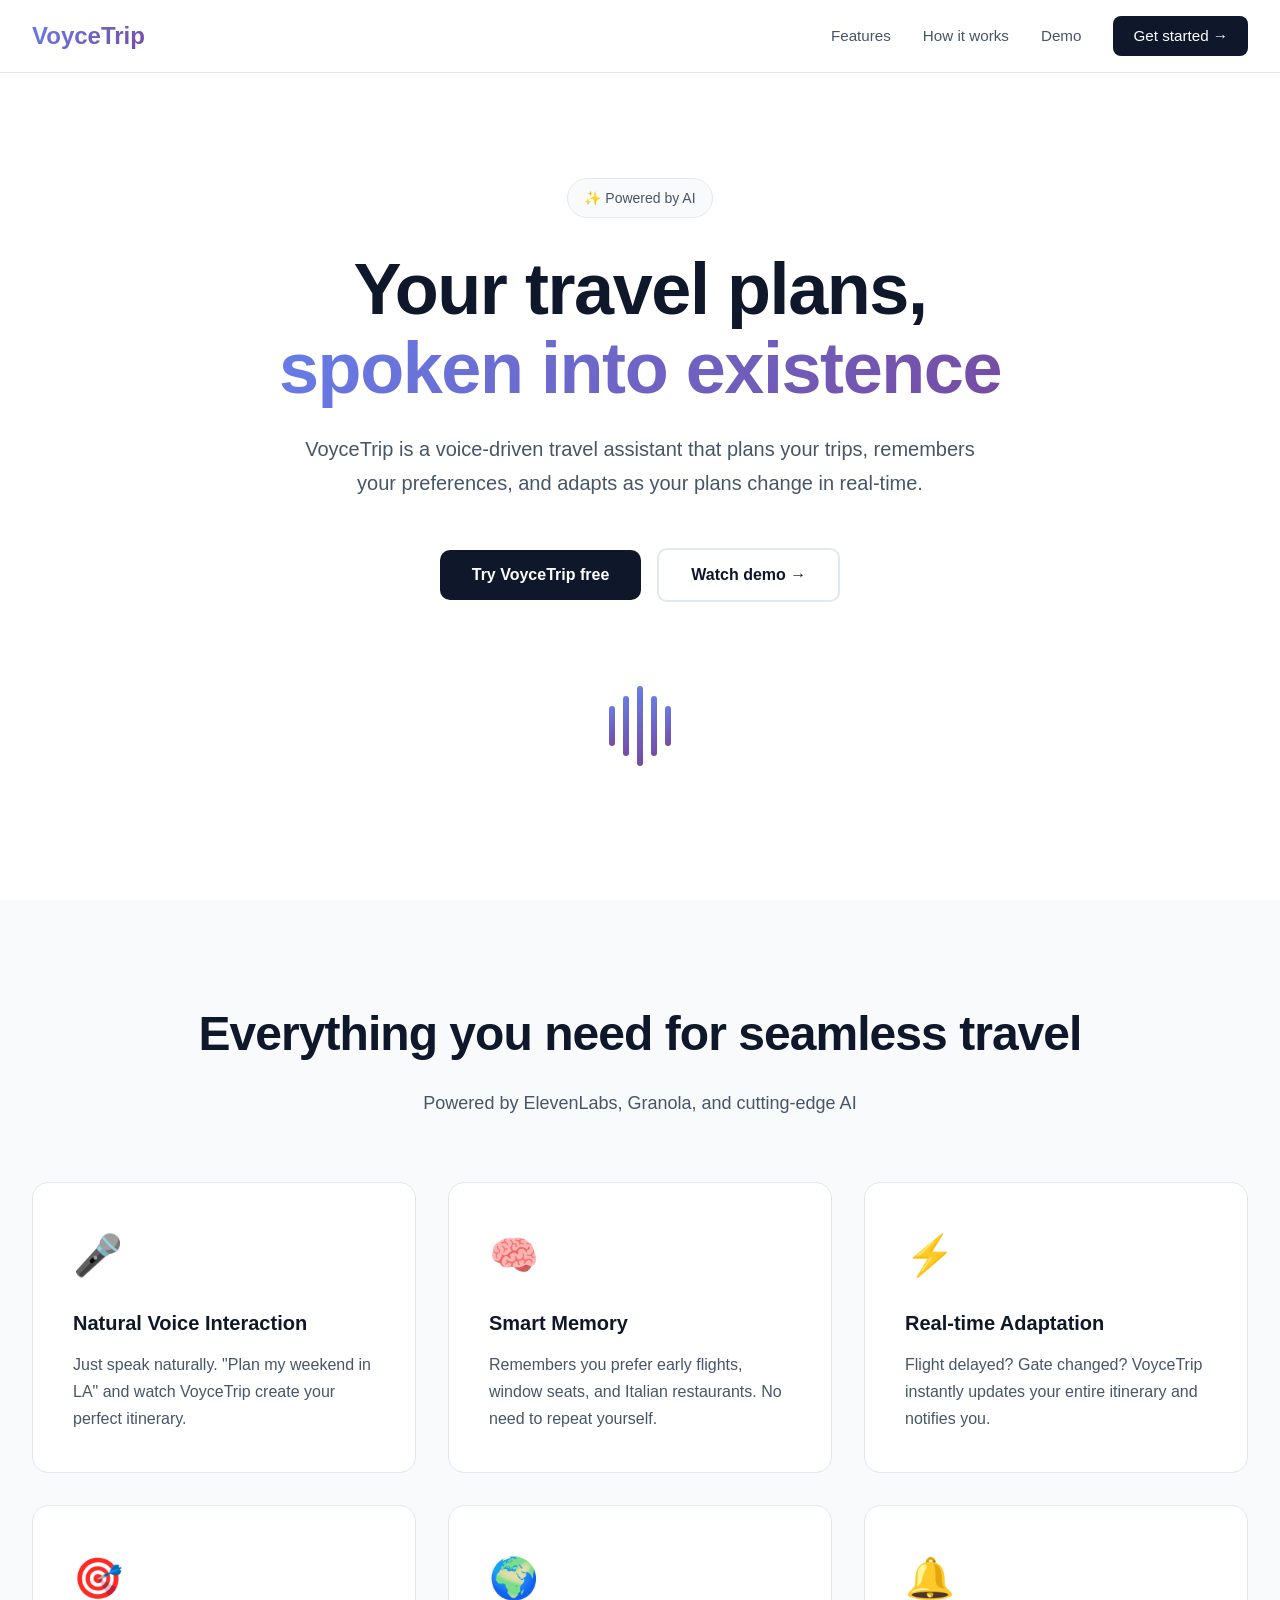
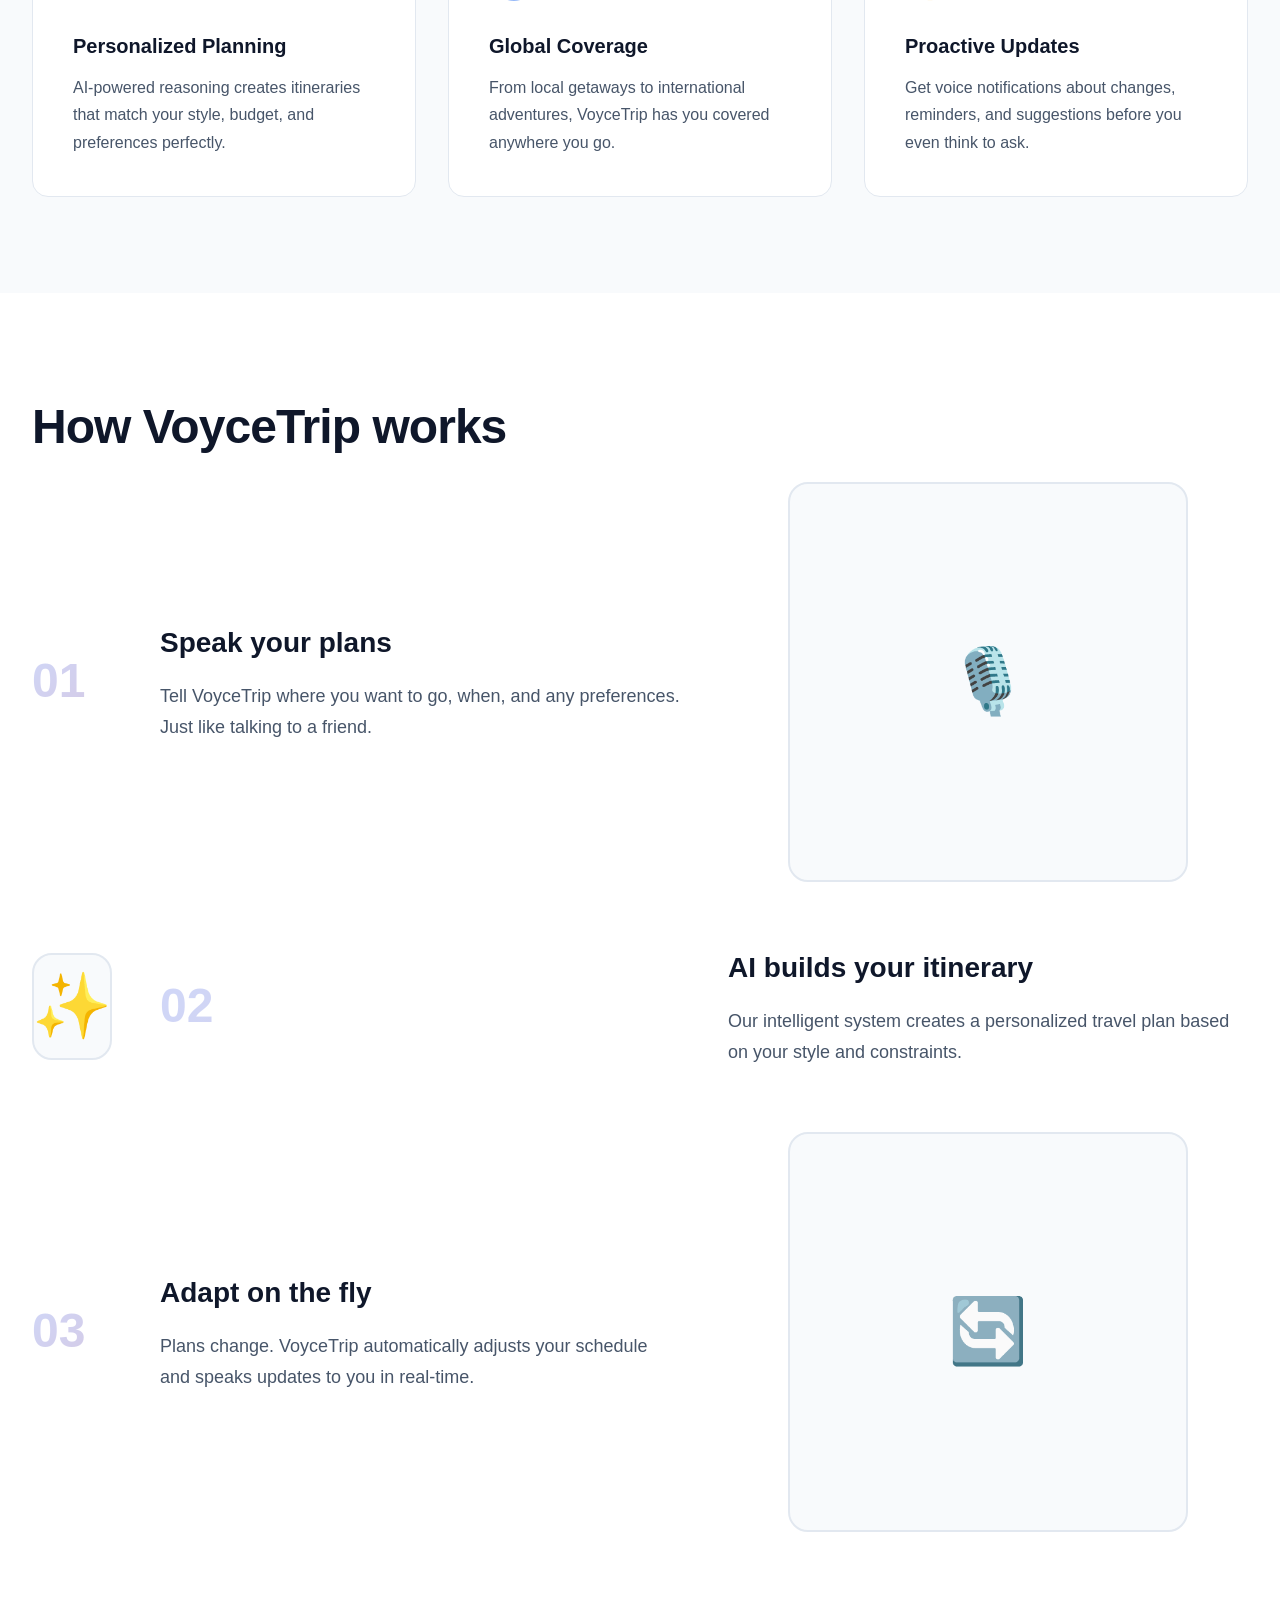
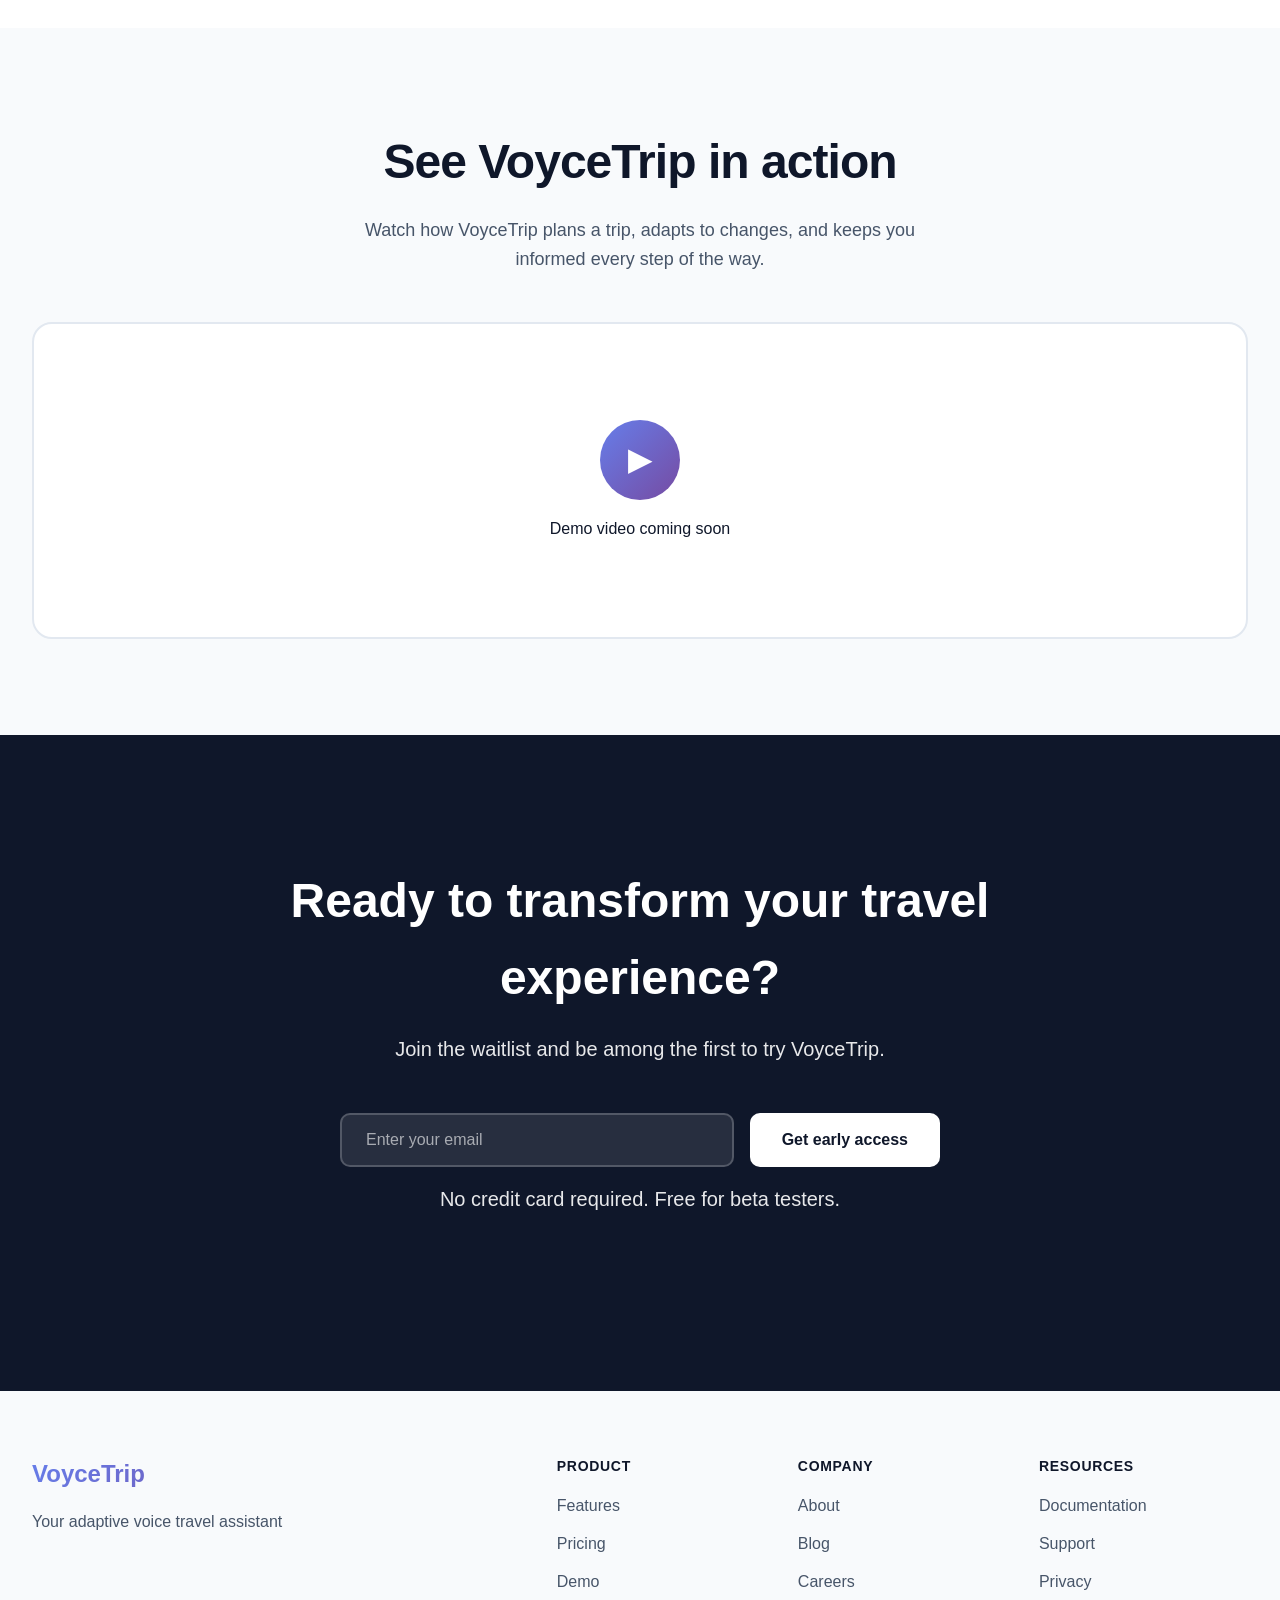
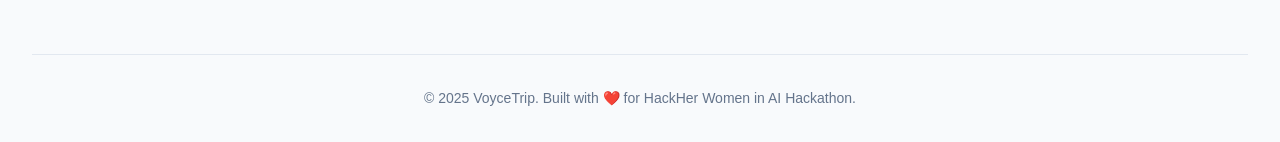
<file: docs/index.html>
<!DOCTYPE html>
<html lang="en">
<head>
    <meta charset="UTF-8">
    <meta name="viewport" content="width=device-width, initial-scale=1.0">
    <title>VoyceTrip - Your Adaptive Voice Travel Assistant</title>
    <link rel="stylesheet" href="styles.css">
</head>
<body>
    <!-- Navigation -->
    <nav class="navbar">
        <div class="nav-container">
            <div class="nav-logo">VoyceTrip</div>
            <div class="nav-links">
                <a href="#features">Features</a>
                <a href="#how-it-works">How it works</a>
                <a href="demo.html">Demo</a>
                <a href="#get-started" class="nav-cta">Get started →</a>
            </div>
        </div>
    </nav>

    <!-- Hero Section -->
    <section class="hero">
        <div class="hero-container">
            <div class="hero-badge fade-in">✨ Powered by AI</div>
            <h1 class="hero-title fade-in">
                Your travel plans,<br/>
                <span class="gradient-text">spoken into existence</span>
            </h1>
            <p class="hero-description fade-in">
                VoyceTrip is a voice-driven travel assistant that plans your trips,
                remembers your preferences, and adapts as your plans change in real-time.
            </p>
            <div class="hero-cta fade-in">
                <button class="btn-primary">Try VoyceTrip free</button>
                <button class="btn-secondary">Watch demo →</button>
            </div>
        </div>
        <div class="hero-visual fade-in">
            <div class="voice-wave">
                <div class="wave-bar"></div>
                <div class="wave-bar"></div>
                <div class="wave-bar"></div>
                <div class="wave-bar"></div>
                <div class="wave-bar"></div>
            </div>
        </div>
    </section>

    <!-- Features Grid -->
    <section id="features" class="features">
        <div class="section-container">
            <div class="section-header">
                <h2 class="section-title scroll-reveal">Everything you need for seamless travel</h2>
                <p class="section-description scroll-reveal">Powered by ElevenLabs, Granola, and cutting-edge AI</p>
            </div>

            <div class="features-grid">
                <div class="feature-card scroll-reveal">
                    <div class="feature-icon">🎤</div>
                    <h3>Natural Voice Interaction</h3>
                    <p>Just speak naturally. "Plan my weekend in LA" and watch VoyceTrip create your perfect itinerary.</p>
                </div>

                <div class="feature-card scroll-reveal">
                    <div class="feature-icon">🧠</div>
                    <h3>Smart Memory</h3>
                    <p>Remembers you prefer early flights, window seats, and Italian restaurants. No need to repeat yourself.</p>
                </div>

                <div class="feature-card scroll-reveal">
                    <div class="feature-icon">⚡</div>
                    <h3>Real-time Adaptation</h3>
                    <p>Flight delayed? Gate changed? VoyceTrip instantly updates your entire itinerary and notifies you.</p>
                </div>

                <div class="feature-card scroll-reveal">
                    <div class="feature-icon">🎯</div>
                    <h3>Personalized Planning</h3>
                    <p>AI-powered reasoning creates itineraries that match your style, budget, and preferences perfectly.</p>
                </div>

                <div class="feature-card scroll-reveal">
                    <div class="feature-icon">🌍</div>
                    <h3>Global Coverage</h3>
                    <p>From local getaways to international adventures, VoyceTrip has you covered anywhere you go.</p>
                </div>

                <div class="feature-card scroll-reveal">
                    <div class="feature-icon">🔔</div>
                    <h3>Proactive Updates</h3>
                    <p>Get voice notifications about changes, reminders, and suggestions before you even think to ask.</p>
                </div>
            </div>
        </div>
    </section>

    <!-- How it Works -->
    <section id="how-it-works" class="how-it-works">
        <div class="section-container">
            <h2 class="section-title scroll-reveal">How VoyceTrip works</h2>

            <div class="steps">
                <div class="step scroll-reveal">
                    <div class="step-number">01</div>
                    <div class="step-content">
                        <h3>Speak your plans</h3>
                        <p>Tell VoyceTrip where you want to go, when, and any preferences. Just like talking to a friend.</p>
                    </div>
                    <div class="step-visual">
                        <div class="visual-placeholder">
                            <div class="mic-icon">🎙️</div>
                        </div>
                    </div>
                </div>

                <div class="step scroll-reveal">
                    <div class="step-number">02</div>
                    <div class="step-content">
                        <h3>AI builds your itinerary</h3>
                        <p>Our intelligent system creates a personalized travel plan based on your style and constraints.</p>
                    </div>
                    <div class="step-visual">
                        <div class="visual-placeholder">
                            <div class="ai-icon">✨</div>
                        </div>
                    </div>
                </div>

                <div class="step scroll-reveal">
                    <div class="step-number">03</div>
                    <div class="step-content">
                        <h3>Adapt on the fly</h3>
                        <p>Plans change. VoyceTrip automatically adjusts your schedule and speaks updates to you in real-time.</p>
                    </div>
                    <div class="step-visual">
                        <div class="visual-placeholder">
                            <div class="adapt-icon">🔄</div>
                        </div>
                    </div>
                </div>
            </div>
        </div>
    </section>

    <!-- Demo Section -->
    <section id="demo" class="demo-section">
        <div class="section-container">
            <div class="demo-content scroll-reveal">
                <h2 class="section-title">See VoyceTrip in action</h2>
                <p class="section-description">
                    Watch how VoyceTrip plans a trip, adapts to changes, and keeps you informed every step of the way.
                </p>
                <div class="demo-placeholder">
                    <div class="play-button">▶</div>
                    <p>Demo video coming soon</p>
                </div>
            </div>
        </div>
    </section>

    <!-- CTA Section -->
    <section id="get-started" class="cta-section">
        <div class="cta-container scroll-reveal">
            <h2>Ready to transform your travel experience?</h2>
            <p>Join the waitlist and be among the first to try VoyceTrip.</p>
            <div class="cta-form">
                <input type="email" placeholder="Enter your email" class="email-input">
                <button class="btn-primary">Get early access</button>
            </div>
            <p class="cta-note">No credit card required. Free for beta testers.</p>
        </div>
    </section>

    <!-- Footer -->
    <footer class="footer">
        <div class="footer-container">
            <div class="footer-brand">
                <div class="footer-logo">VoyceTrip</div>
                <p>Your adaptive voice travel assistant</p>
            </div>
            <div class="footer-links">
                <div class="footer-column">
                    <h4>Product</h4>
                    <a href="#">Features</a>
                    <a href="#">Pricing</a>
                    <a href="#">Demo</a>
                </div>
                <div class="footer-column">
                    <h4>Company</h4>
                    <a href="#">About</a>
                    <a href="#">Blog</a>
                    <a href="#">Careers</a>
                </div>
                <div class="footer-column">
                    <h4>Resources</h4>
                    <a href="#">Documentation</a>
                    <a href="#">Support</a>
                    <a href="#">Privacy</a>
                </div>
            </div>
        </div>
        <div class="footer-bottom">
            <p>&copy; 2025 VoyceTrip. Built with ❤️ for HackHer Women in AI Hackathon.</p>
        </div>
    </footer>

    <script src="script.js"></script>
</body>
</html>
</file>
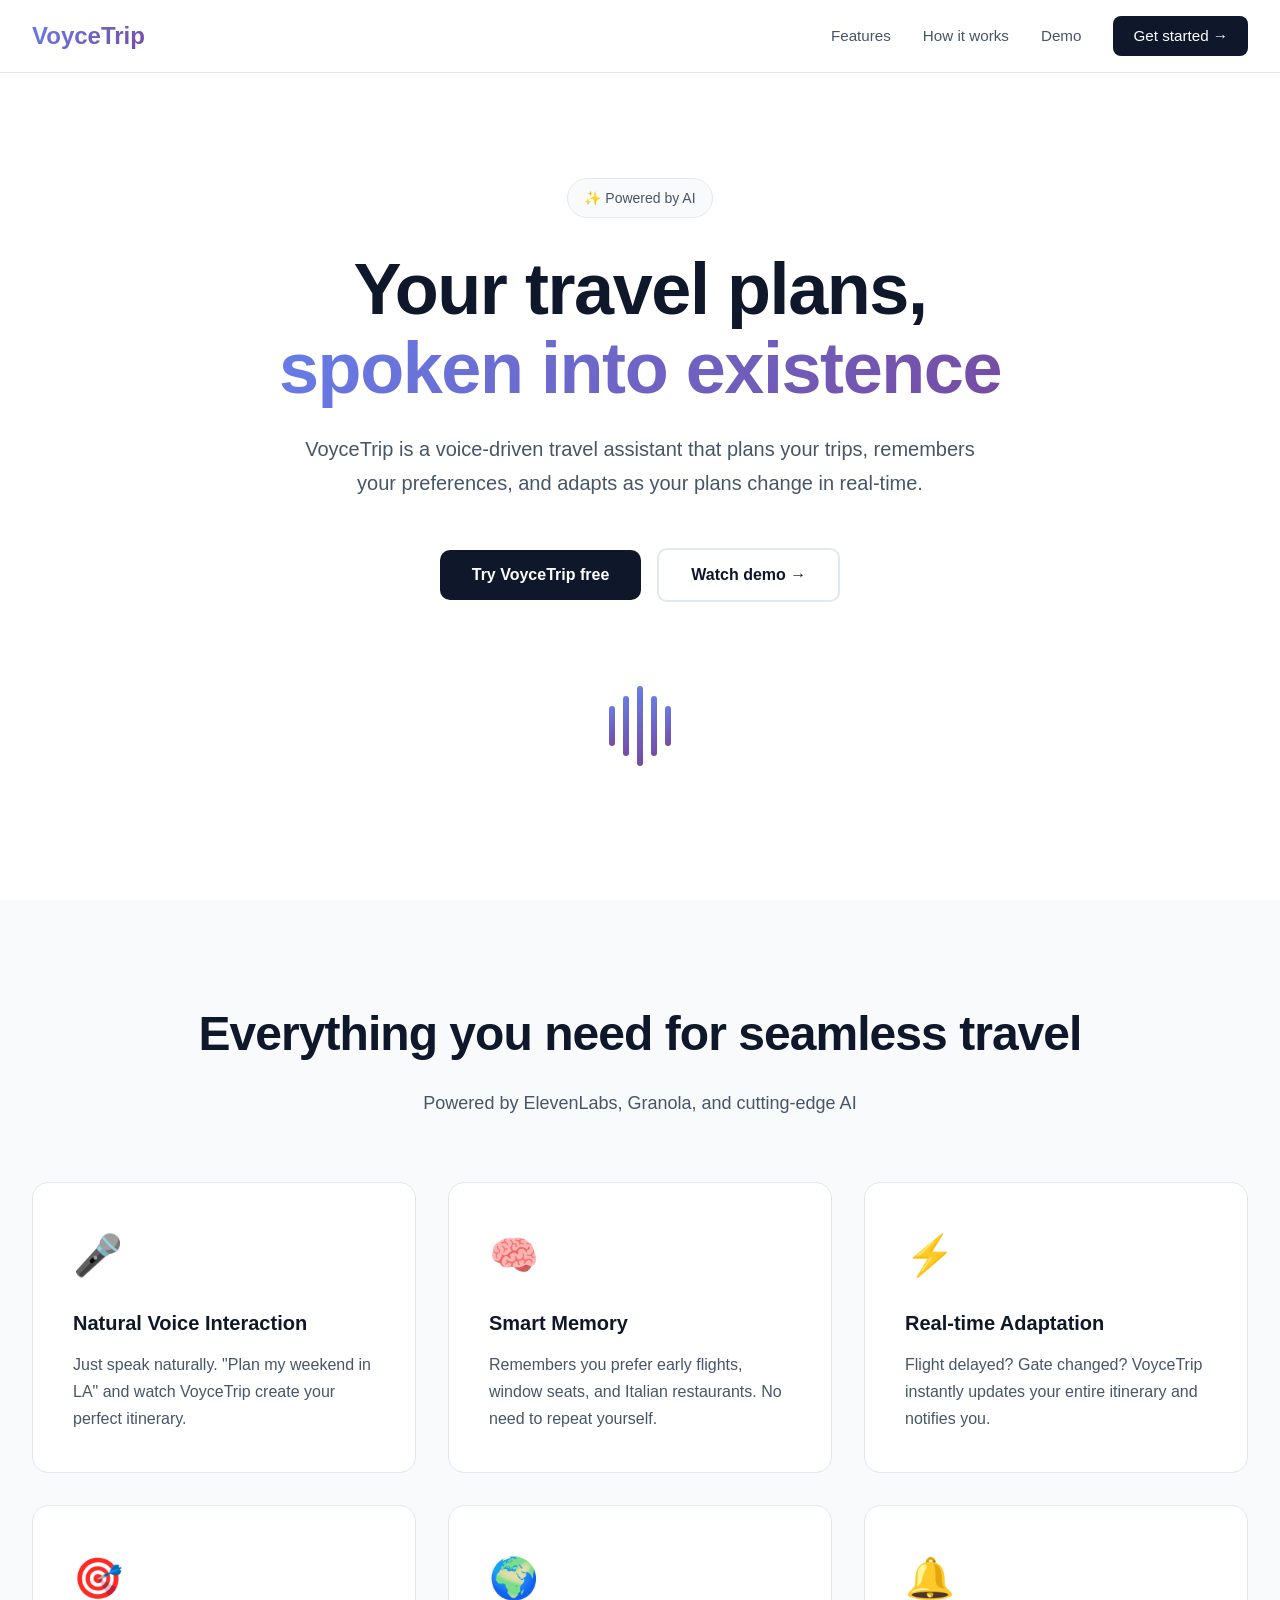
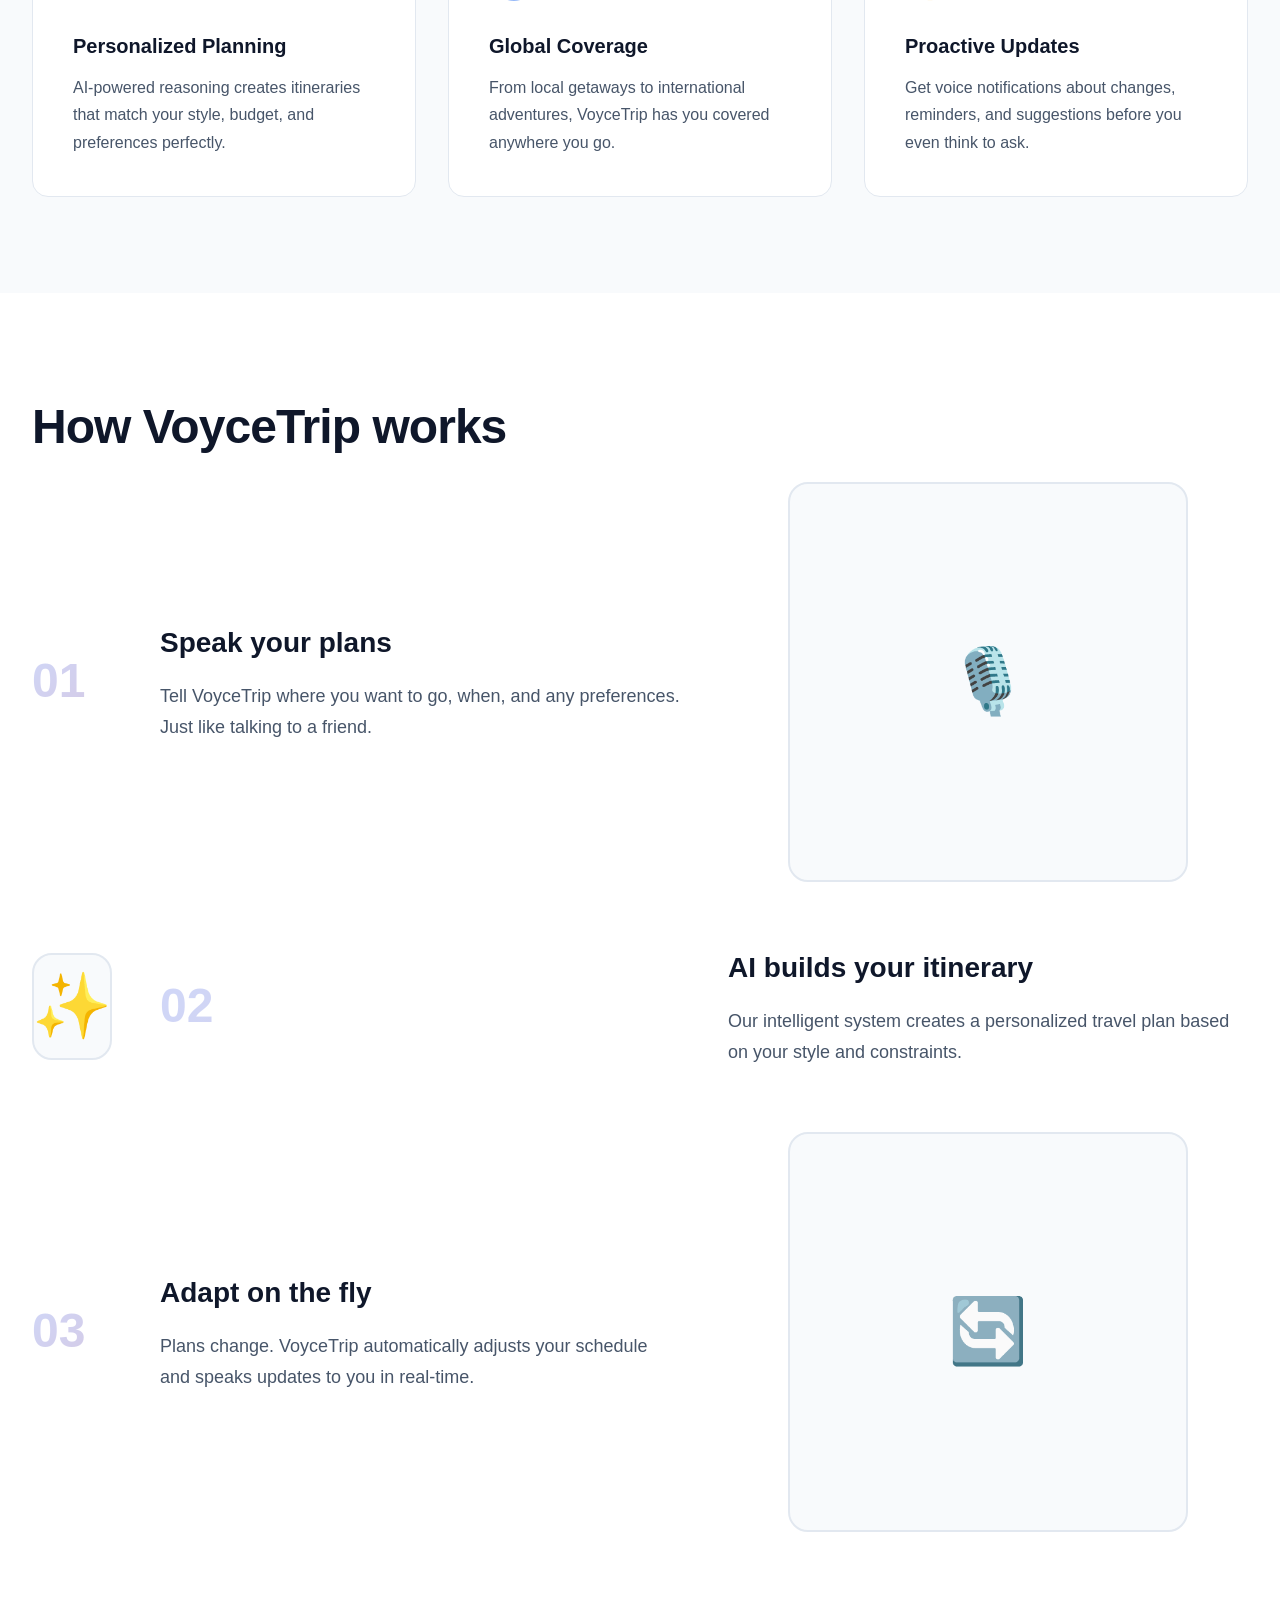
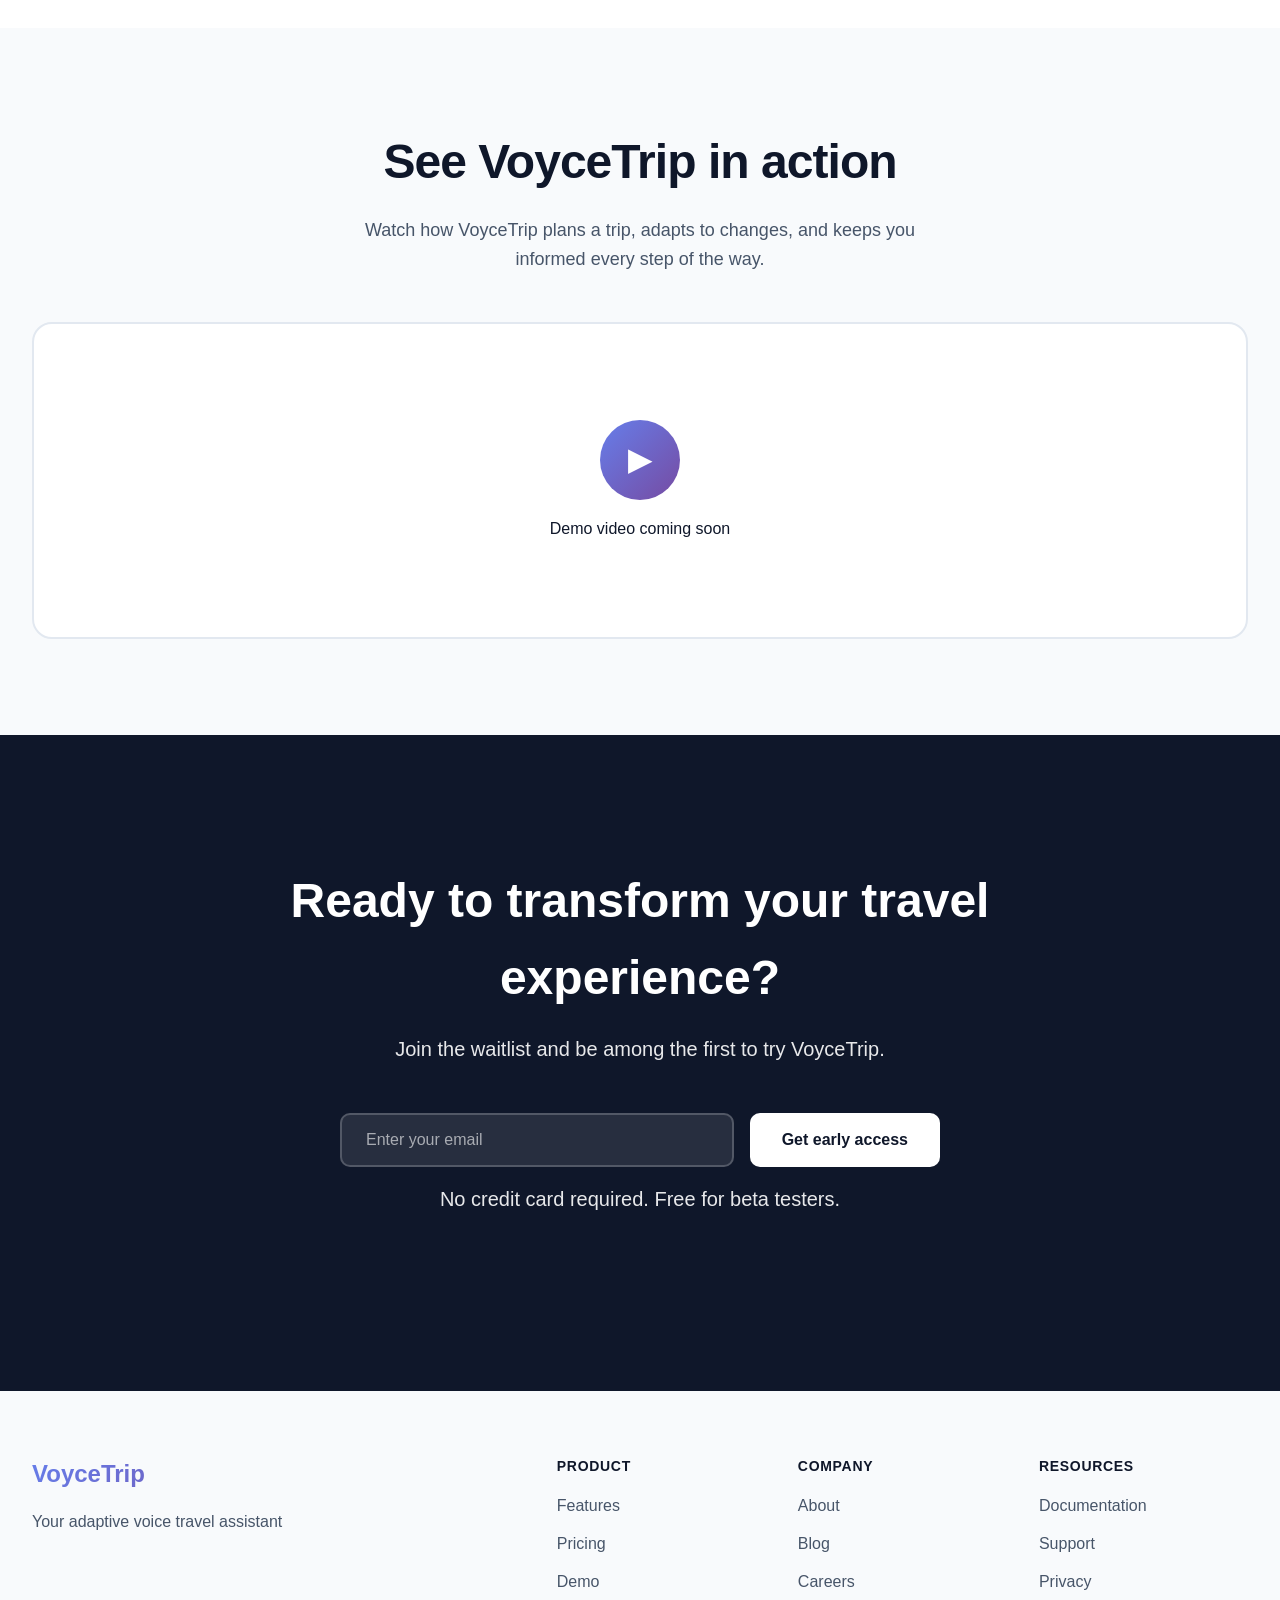
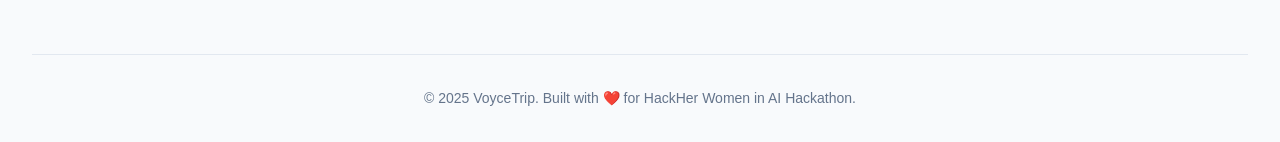
<file: frontend/index.html>
<!DOCTYPE html>
<html lang="en">
<head>
    <meta charset="UTF-8">
    <meta name="viewport" content="width=device-width, initial-scale=1.0">
    <title>VoyceTrip - Your Adaptive Voice Travel Assistant</title>
    <link rel="stylesheet" href="styles.css">
</head>
<body>
    <!-- Navigation -->
    <nav class="navbar">
        <div class="nav-container">
            <div class="nav-logo">VoyceTrip</div>
            <div class="nav-links">
                <a href="#features">Features</a>
                <a href="#how-it-works">How it works</a>
                <a href="#demo">Demo</a>
                <a href="#get-started" class="nav-cta">Get started →</a>
            </div>
        </div>
    </nav>

    <!-- Hero Section -->
    <section class="hero">
        <div class="hero-container">
            <div class="hero-badge fade-in">✨ Powered by AI</div>
            <h1 class="hero-title fade-in">
                Your travel plans,<br/>
                <span class="gradient-text">spoken into existence</span>
            </h1>
            <p class="hero-description fade-in">
                VoyceTrip is a voice-driven travel assistant that plans your trips,
                remembers your preferences, and adapts as your plans change in real-time.
            </p>
            <div class="hero-cta fade-in">
                <button class="btn-primary">Try VoyceTrip free</button>
                <button class="btn-secondary">Watch demo →</button>
            </div>
        </div>
        <div class="hero-visual fade-in">
            <div class="voice-wave">
                <div class="wave-bar"></div>
                <div class="wave-bar"></div>
                <div class="wave-bar"></div>
                <div class="wave-bar"></div>
                <div class="wave-bar"></div>
            </div>
        </div>
    </section>

    <!-- Features Grid -->
    <section id="features" class="features">
        <div class="section-container">
            <div class="section-header">
                <h2 class="section-title scroll-reveal">Everything you need for seamless travel</h2>
                <p class="section-description scroll-reveal">Powered by ElevenLabs, Granola, and cutting-edge AI</p>
            </div>

            <div class="features-grid">
                <div class="feature-card scroll-reveal">
                    <div class="feature-icon">🎤</div>
                    <h3>Natural Voice Interaction</h3>
                    <p>Just speak naturally. "Plan my weekend in LA" and watch VoyceTrip create your perfect itinerary.</p>
                </div>

                <div class="feature-card scroll-reveal">
                    <div class="feature-icon">🧠</div>
                    <h3>Smart Memory</h3>
                    <p>Remembers you prefer early flights, window seats, and Italian restaurants. No need to repeat yourself.</p>
                </div>

                <div class="feature-card scroll-reveal">
                    <div class="feature-icon">⚡</div>
                    <h3>Real-time Adaptation</h3>
                    <p>Flight delayed? Gate changed? VoyceTrip instantly updates your entire itinerary and notifies you.</p>
                </div>

                <div class="feature-card scroll-reveal">
                    <div class="feature-icon">🎯</div>
                    <h3>Personalized Planning</h3>
                    <p>AI-powered reasoning creates itineraries that match your style, budget, and preferences perfectly.</p>
                </div>

                <div class="feature-card scroll-reveal">
                    <div class="feature-icon">🌍</div>
                    <h3>Global Coverage</h3>
                    <p>From local getaways to international adventures, VoyceTrip has you covered anywhere you go.</p>
                </div>

                <div class="feature-card scroll-reveal">
                    <div class="feature-icon">🔔</div>
                    <h3>Proactive Updates</h3>
                    <p>Get voice notifications about changes, reminders, and suggestions before you even think to ask.</p>
                </div>
            </div>
        </div>
    </section>

    <!-- How it Works -->
    <section id="how-it-works" class="how-it-works">
        <div class="section-container">
            <h2 class="section-title scroll-reveal">How VoyceTrip works</h2>

            <div class="steps">
                <div class="step scroll-reveal">
                    <div class="step-number">01</div>
                    <div class="step-content">
                        <h3>Speak your plans</h3>
                        <p>Tell VoyceTrip where you want to go, when, and any preferences. Just like talking to a friend.</p>
                    </div>
                    <div class="step-visual">
                        <div class="visual-placeholder">
                            <div class="mic-icon">🎙️</div>
                        </div>
                    </div>
                </div>

                <div class="step scroll-reveal">
                    <div class="step-number">02</div>
                    <div class="step-content">
                        <h3>AI builds your itinerary</h3>
                        <p>Our intelligent system creates a personalized travel plan based on your style and constraints.</p>
                    </div>
                    <div class="step-visual">
                        <div class="visual-placeholder">
                            <div class="ai-icon">✨</div>
                        </div>
                    </div>
                </div>

                <div class="step scroll-reveal">
                    <div class="step-number">03</div>
                    <div class="step-content">
                        <h3>Adapt on the fly</h3>
                        <p>Plans change. VoyceTrip automatically adjusts your schedule and speaks updates to you in real-time.</p>
                    </div>
                    <div class="step-visual">
                        <div class="visual-placeholder">
                            <div class="adapt-icon">🔄</div>
                        </div>
                    </div>
                </div>
            </div>
        </div>
    </section>

    <!-- Demo Section -->
    <section id="demo" class="demo-section">
        <div class="section-container">
            <div class="demo-content scroll-reveal">
                <h2 class="section-title">See VoyceTrip in action</h2>
                <p class="section-description">
                    Watch how VoyceTrip plans a trip, adapts to changes, and keeps you informed every step of the way.
                </p>
                <div class="demo-placeholder">
                    <div class="play-button">▶</div>
                    <p>Demo video coming soon</p>
                </div>
            </div>
        </div>
    </section>

    <!-- CTA Section -->
    <section id="get-started" class="cta-section">
        <div class="cta-container scroll-reveal">
            <h2>Ready to transform your travel experience?</h2>
            <p>Join the waitlist and be among the first to try VoyceTrip.</p>
            <div class="cta-form">
                <input type="email" placeholder="Enter your email" class="email-input">
                <button class="btn-primary">Get early access</button>
            </div>
            <p class="cta-note">No credit card required. Free for beta testers.</p>
        </div>
    </section>

    <!-- Footer -->
    <footer class="footer">
        <div class="footer-container">
            <div class="footer-brand">
                <div class="footer-logo">VoyceTrip</div>
                <p>Your adaptive voice travel assistant</p>
            </div>
            <div class="footer-links">
                <div class="footer-column">
                    <h4>Product</h4>
                    <a href="#">Features</a>
                    <a href="#">Pricing</a>
                    <a href="#">Demo</a>
                </div>
                <div class="footer-column">
                    <h4>Company</h4>
                    <a href="#">About</a>
                    <a href="#">Blog</a>
                    <a href="#">Careers</a>
                </div>
                <div class="footer-column">
                    <h4>Resources</h4>
                    <a href="#">Documentation</a>
                    <a href="#">Support</a>
                    <a href="#">Privacy</a>
                </div>
            </div>
        </div>
        <div class="footer-bottom">
            <p>&copy; 2025 VoyceTrip. Built with ❤️ for HackHer Women in AI Hackathon.</p>
        </div>
    </footer>

    <script src="script.js"></script>
</body>
</html>
</file>
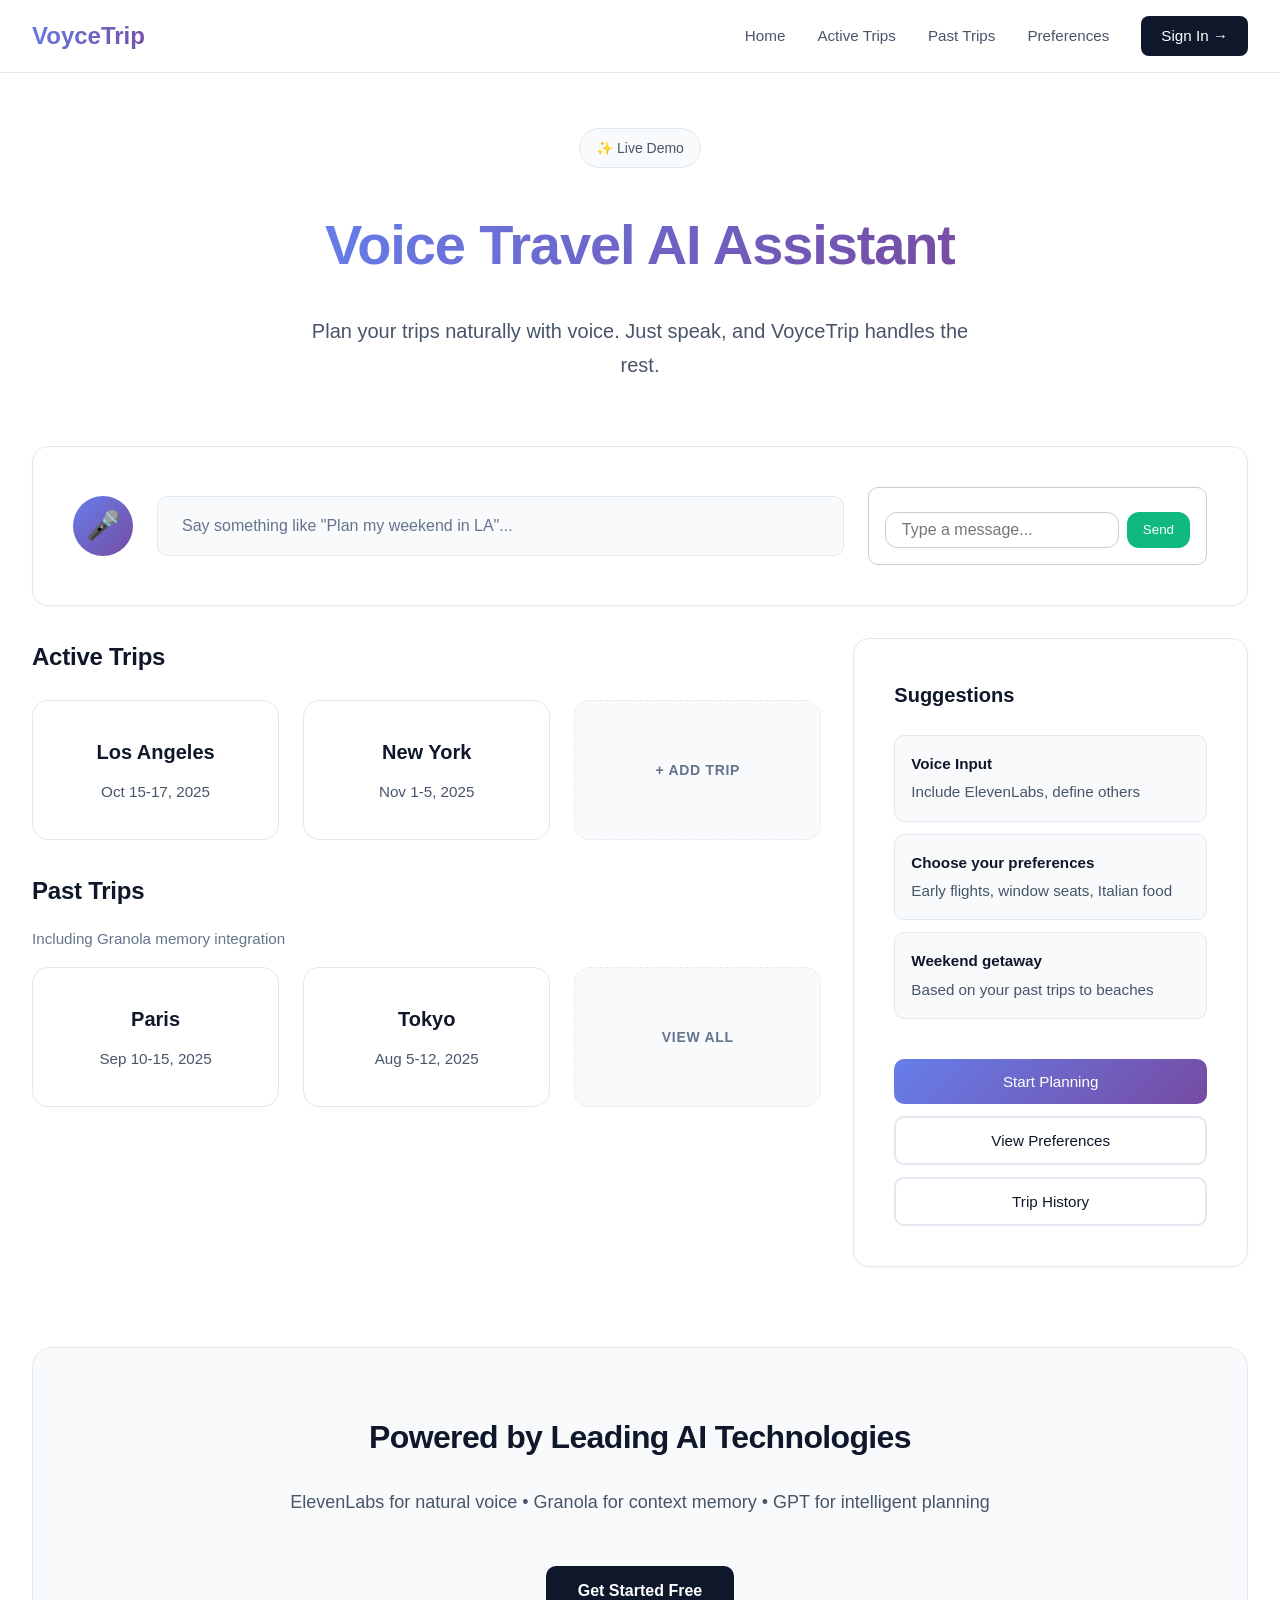
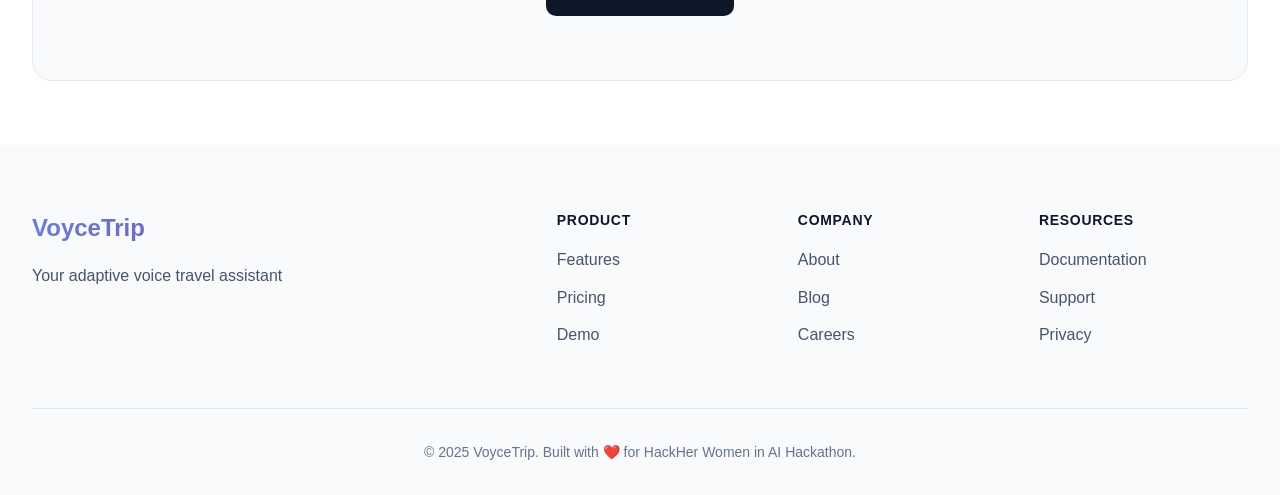
<file: docs/demo.html>
<!DOCTYPE html>
<html lang="en">
<head>
    <meta charset="UTF-8">
    <meta name="viewport" content="width=device-width, initial-scale=1.0">
    <title>VoyceTrip - Voice Travel AI Assistant</title>
    <link rel="stylesheet" href="styles.css">
    <style>
        .demo-page {
            min-height: 100vh;
            padding: 8rem 2rem 4rem;
            background: var(--bg-primary);
        }

        .demo-container {
            max-width: 1280px;
            margin: 0 auto;
        }

        .demo-header {
            text-align: center;
            margin-bottom: 4rem;
        }

        .demo-header h1 {
            font-size: 3.5rem;
            font-weight: 700;
            margin-bottom: 1.5rem;
            letter-spacing: -0.02em;
        }

        .demo-header p {
            font-size: 1.25rem;
            color: var(--text-secondary);
            max-width: 700px;
            margin: 1rem auto 0;
            line-height: 1.7;
        }

        /* Main Layout Grid */
        .demo-layout {
            display: grid;
            grid-template-columns: 2fr 1fr;
            gap: 2rem;
            margin-bottom: 3rem;
        }

        /* Left Section - Trip Cards */
        .trips-section {
            display: flex;
            flex-direction: column;
            gap: 2rem;
        }

        .section-title {
            font-size: 1.5rem;
            font-weight: 600;
            margin-bottom: 1.5rem;
            color: var(--text-primary);
            letter-spacing: -0.01em;
        }

        .trip-card-grid {
            display: grid;
            grid-template-columns: repeat(3, 1fr);
            gap: 1.5rem;
        }

        .trip-card {
            background: white;
            border: 1px solid var(--border);
            border-radius: 16px;
            padding: 2rem;
            min-height: 140px;
            display: flex;
            flex-direction: column;
            justify-content: center;
            align-items: center;
            cursor: pointer;
            transition: all 0.3s ease;
            text-align: center;
        }

        .trip-card:hover {
            border-color: var(--primary);
            box-shadow: var(--shadow-lg);
            transform: translateY(-4px);
        }

        .trip-card.placeholder {
            background: var(--bg-secondary);
            border-style: dashed;
        }

        .trip-card .destination {
            font-size: 1.25rem;
            font-weight: 600;
            margin-bottom: 0.75rem;
            color: var(--text-primary);
        }

        .trip-card .details {
            font-size: 0.95rem;
            color: var(--text-secondary);
            line-height: 1.6;
        }

        .trip-card .label {
            font-size: 0.875rem;
            color: var(--text-tertiary);
            text-transform: uppercase;
            letter-spacing: 0.05em;
            font-weight: 600;
        }

        /* Voice Input Section */
        .voice-input-section {
            background: white;
            border: 1px solid var(--border);
            border-radius: 16px;
            padding: 2.5rem;
            display: flex;
            align-items: center;
            gap: 1.5rem;
            margin-bottom: 3rem;
            box-shadow: var(--shadow-sm);
        }

        .mic-button {
            width: 60px;
            height: 60px;
            background: var(--gradient);
            border-radius: 50%;
            display: flex;
            align-items: center;
            justify-content: center;
            font-size: 1.75rem;
            cursor: pointer;
            transition: all 0.3s ease;
            flex-shrink: 0;
        }

        .mic-button:hover {
            transform: scale(1.1);
            box-shadow: var(--shadow-lg);
        }

        .input-placeholder {
            flex: 1;
            padding: 1rem 1.5rem;
            background: var(--bg-secondary);
            border: 1px solid var(--border);
            border-radius: 10px;
            color: var(--text-tertiary);
            font-size: 1rem;
        }

        /* Right Section - Suggestions */
        .suggestions-section {
            background: white;
            border: 1px solid var(--border);
            border-radius: 16px;
            padding: 2.5rem;
            display: flex;
            flex-direction: column;
            gap: 1.5rem;
            box-shadow: var(--shadow-sm);
        }

        .suggestions-section h3 {
            font-size: 1.25rem;
            font-weight: 600;
            color: var(--text-primary);
            margin: 0;
        }

        .suggestion-list {
            display: flex;
            flex-direction: column;
            gap: 0.75rem;
        }

        .suggestion-item {
            padding: 1rem;
            background: var(--bg-secondary);
            border: 1px solid var(--border);
            border-radius: 10px;
            cursor: pointer;
            transition: all 0.2s ease;
            font-size: 0.95rem;
            color: var(--text-secondary);
        }

        .suggestion-item:hover {
            background: var(--bg-primary);
            border-color: var(--primary);
            color: var(--text-primary);
        }

        .suggestion-item strong {
            color: var(--text-primary);
            display: block;
            margin-bottom: 0.25rem;
        }

        .action-buttons {
            display: flex;
            flex-direction: column;
            gap: 0.75rem;
            margin-top: 1rem;
        }

        .action-button {
            padding: 0.875rem 1.5rem;
            border: 2px solid var(--border);
            border-radius: 10px;
            background: white;
            cursor: pointer;
            transition: all 0.2s ease;
            font-size: 0.95rem;
            font-weight: 500;
            color: var(--text-primary);
        }

        .action-button:hover {
            border-color: var(--primary);
            background: var(--bg-secondary);
        }

        .action-button.primary {
            background: var(--gradient);
            color: white;
            border: none;
        }

        .action-button.primary:hover {
            transform: translateY(-2px);
            box-shadow: var(--shadow-md);
        }

        /* Responsive Design */
        @media (max-width: 1024px) {
            .demo-layout {
                grid-template-columns: 1fr;
            }

            .trip-card-grid {
                grid-template-columns: repeat(2, 1fr);
            }
        }

        @media (max-width: 768px) {
            .demo-page {
                padding: 6rem 1.5rem 3rem;
            }

            .demo-header h1 {
                font-size: 2.5rem;
            }

            .demo-header p {
                font-size: 1rem;
            }

            .trip-card-grid {
                grid-template-columns: 1fr;
            }

            .voice-input-section {
                flex-direction: column;
                text-align: center;
                padding: 2rem;
            }

            .section-title {
                font-size: 1.25rem;
            }
        }
    </style>
</head>
<body>
    <!-- Navigation -->
    <nav class="navbar">
        <div class="nav-container">
            <div class="nav-logo">VoyceTrip</div>
            <div class="nav-links">
                <a href="index.html">Home</a>
                <a href="#active">Active Trips</a>
                <a href="#past">Past Trips</a>
                <a href="#preferences">Preferences</a>
                <a href="#" class="nav-cta">Sign In →</a>
            </div>
        </div>
    </nav>

    <!-- Demo Page Content -->
    <section class="demo-page">
        <div class="demo-container">
            <div class="demo-header fade-in">
                <div style="display: inline-block; padding: 0.5rem 1rem; background: var(--bg-secondary); border: 1px solid var(--border); border-radius: 50px; font-size: 0.875rem; font-weight: 500; margin-bottom: 2rem; color: var(--text-secondary);">
                    ✨ Live Demo
                </div>
                <h1><span class="gradient-text">Voice Travel AI Assistant</span></h1>
                <p>
                    Plan your trips naturally with voice. Just speak, and VoyceTrip handles the rest.
                </p>
            </div>

            <!-- Voice Input - Centered -->
            <div class="voice-input-section fade-in" style="margin-bottom: 2rem;">
                <div class="mic-button" title="Click to speak">🎤</div>
                <div class="input-placeholder">
                    Say something like "Plan my weekend in LA"...
                </div>
            </div>

            <div class="demo-layout">
                <!-- Left Section -->
                <div class="trips-section">
                    <!-- Active Trips -->
                    <div class="scroll-reveal" id="active">
                        <h2 class="section-title">Active Trips</h2>
                        <div class="trip-card-grid">
                            <div class="trip-card">
                                <div class="destination">Los Angeles</div>
                                <div class="details">Oct 15-17, 2025</div>
                            </div>
                            <div class="trip-card">
                                <div class="destination">New York</div>
                                <div class="details">Nov 1-5, 2025</div>
                            </div>
                            <div class="trip-card placeholder">
                                <div class="label">+ Add Trip</div>
                            </div>
                        </div>
                    </div>

                    <!-- Past Trips -->
                    <div class="scroll-reveal" id="past">
                        <h2 class="section-title">Past Trips</h2>
                        <p style="color: var(--text-tertiary); font-size: 0.95rem; margin-top: -0.5rem; margin-bottom: 1rem;">
                            Including Granola memory integration
                        </p>
                        <div class="trip-card-grid">
                            <div class="trip-card">
                                <div class="destination">Paris</div>
                                <div class="details">Sep 10-15, 2025</div>
                            </div>
                            <div class="trip-card">
                                <div class="destination">Tokyo</div>
                                <div class="details">Aug 5-12, 2025</div>
                            </div>
                            <div class="trip-card placeholder">
                                <div class="label">View All</div>
                            </div>
                        </div>
                    </div>
                </div>

                <!-- Right Section - Suggestions -->
                <div class="suggestions-section scroll-reveal">
                    <h3>Suggestions</h3>

                    <div class="suggestion-list">
                        <div class="suggestion-item">
                            <strong>Voice Input</strong>
                            Include ElevenLabs, define others
                        </div>
                        <div class="suggestion-item">
                            <strong>Choose your preferences</strong>
                            Early flights, window seats, Italian food
                        </div>
                        <div class="suggestion-item">
                            <strong>Weekend getaway</strong>
                            Based on your past trips to beaches
                        </div>
                    </div>

                    <div class="action-buttons">
                        <button class="action-button primary">Start Planning</button>
                        <button class="action-button">View Preferences</button>
                        <button class="action-button">Trip History</button>
                    </div>
                </div>
            </div>

            <!-- Info Section -->
            <div class="scroll-reveal" style="margin-top: 5rem; padding: 4rem; background: var(--bg-secondary); border-radius: 20px; text-align: center; border: 1px solid var(--border);">
                <h3 style="font-size: 2rem; font-weight: 700; margin-bottom: 1.5rem; letter-spacing: -0.02em;">
                    Powered by Leading AI Technologies
                </h3>
                <p style="color: var(--text-secondary); margin-bottom: 3rem; font-size: 1.125rem; line-height: 1.7;">
                    ElevenLabs for natural voice • Granola for context memory • GPT for intelligent planning
                </p>
                <button class="btn-primary">Get Started Free</button>
            </div>
        </div>
    </section>

    <!-- Footer -->
    <footer class="footer">
        <div class="footer-container">
            <div class="footer-brand">
                <div class="footer-logo">VoyceTrip</div>
                <p>Your adaptive voice travel assistant</p>
            </div>
            <div class="footer-links">
                <div class="footer-column">
                    <h4>Product</h4>
                    <a href="#">Features</a>
                    <a href="#">Pricing</a>
                    <a href="#">Demo</a>
                </div>
                <div class="footer-column">
                    <h4>Company</h4>
                    <a href="#">About</a>
                    <a href="#">Blog</a>
                    <a href="#">Careers</a>
                </div>
                <div class="footer-column">
                    <h4>Resources</h4>
                    <a href="#">Documentation</a>
                    <a href="#">Support</a>
                    <a href="#">Privacy</a>
                </div>
            </div>
        </div>
        <div class="footer-bottom">
            <p>&copy; 2025 VoyceTrip. Built with ❤️ for HackHer Women in AI Hackathon.</p>
        </div>
    </footer>

    <script src="script.js"></script>
    <script src="demoscript.js"></script>
</body>
</html>
</file>
<file: docs/styles.css>
/* ===== Reset & Base Styles ===== */
* {
    margin: 0;
    padding: 0;
    box-sizing: border-box;
}

:root {
    --primary: #2563eb;
    --primary-dark: #1d4ed8;
    --text-primary: #0f172a;
    --text-secondary: #475569;
    --text-tertiary: #64748b;
    --bg-primary: #ffffff;
    --bg-secondary: #f8fafc;
    --border: #e2e8f0;
    --gradient: linear-gradient(135deg, #667eea 0%, #764ba2 100%);
    --shadow-sm: 0 1px 2px 0 rgb(0 0 0 / 0.05);
    --shadow-md: 0 4px 6px -1px rgb(0 0 0 / 0.1);
    --shadow-lg: 0 10px 15px -3px rgb(0 0 0 / 0.1);
    --shadow-xl: 0 20px 25px -5px rgb(0 0 0 / 0.1);
}

html {
    scroll-behavior: smooth;
    overflow-x: hidden;
}

body {
    font-family: -apple-system, BlinkMacSystemFont, 'Segoe UI', 'Roboto', 'Oxygen',
        'Ubuntu', 'Cantarell', 'Fira Sans', 'Droid Sans', 'Helvetica Neue',
        sans-serif;
    -webkit-font-smoothing: antialiased;
    -moz-osx-font-smoothing: grayscale;
    color: var(--text-primary);
    background: var(--bg-primary);
    line-height: 1.6;
    overflow-x: hidden;
}

/* ===== Navigation ===== */
.navbar {
    position: fixed;
    top: 0;
    left: 0;
    right: 0;
    z-index: 1000;
    background: rgba(255, 255, 255, 0.8);
    backdrop-filter: blur(12px);
    border-bottom: 1px solid var(--border);
    transition: all 0.3s ease;
}

.nav-container {
    max-width: 1280px;
    margin: 0 auto;
    padding: 1rem 2rem;
    display: flex;
    justify-content: space-between;
    align-items: center;
}

.nav-logo {
    font-size: 1.5rem;
    font-weight: 700;
    background: var(--gradient);
    -webkit-background-clip: text;
    -webkit-text-fill-color: transparent;
    background-clip: text;
}

.nav-links {
    display: flex;
    gap: 2rem;
    align-items: center;
}

.nav-links a {
    color: var(--text-secondary);
    text-decoration: none;
    font-size: 0.95rem;
    font-weight: 500;
    transition: color 0.2s ease;
}

.nav-links a:hover {
    color: var(--text-primary);
}

.nav-cta {
    padding: 0.5rem 1.25rem;
    background: var(--text-primary);
    color: white !important;
    border-radius: 8px;
    transition: all 0.2s ease;
}

.nav-cta:hover {
    transform: translateY(-2px);
    box-shadow: var(--shadow-md);
}

/* ===== Hero Section ===== */
.hero {
    min-height: 100vh;
    display: flex;
    flex-direction: column;
    align-items: center;
    justify-content: center;
    padding: 8rem 2rem 4rem;
    position: relative;
    overflow: hidden;
}

.hero-container {
    max-width: 1100px;
    text-align: center;
    z-index: 2;
}

.hero-badge {
    display: inline-block;
    padding: 0.5rem 1rem;
    background: var(--bg-secondary);
    border: 1px solid var(--border);
    border-radius: 50px;
    font-size: 0.875rem;
    font-weight: 500;
    margin-bottom: 2rem;
    color: var(--text-secondary);
}

.hero-title {
    font-size: 4.5rem;
    font-weight: 700;
    line-height: 1.1;
    margin-bottom: 1.5rem;
    letter-spacing: -0.02em;
}

.gradient-text {
    background: var(--gradient);
    -webkit-background-clip: text;
    -webkit-text-fill-color: transparent;
    background-clip: text;
}

.hero-description {
    font-size: 1.25rem;
    color: var(--text-secondary);
    max-width: 700px;
    margin: 0 auto 3rem;
    line-height: 1.7;
}

.hero-cta {
    display: flex;
    gap: 1rem;
    justify-content: center;
    align-items: center;
}

.btn-primary {
    padding: 1rem 2rem;
    background: var(--text-primary);
    color: white;
    border: none;
    border-radius: 10px;
    font-size: 1rem;
    font-weight: 600;
    cursor: pointer;
    transition: all 0.3s ease;
}

.btn-primary:hover {
    transform: translateY(-2px);
    box-shadow: var(--shadow-xl);
}

.btn-secondary {
    padding: 1rem 2rem;
    background: transparent;
    color: var(--text-primary);
    border: 2px solid var(--border);
    border-radius: 10px;
    font-size: 1rem;
    font-weight: 600;
    cursor: pointer;
    transition: all 0.3s ease;
}

.btn-secondary:hover {
    border-color: var(--text-primary);
    transform: translateY(-2px);
}

/* Hero Visual - Voice Wave Animation */
.hero-visual {
    margin-top: 4rem;
    position: relative;
}

.voice-wave {
    display: flex;
    gap: 8px;
    align-items: center;
    justify-content: center;
    height: 120px;
}

.wave-bar {
    width: 6px;
    background: var(--gradient);
    border-radius: 10px;
    animation: wave 1.2s ease-in-out infinite;
}

.wave-bar:nth-child(1) { animation-delay: 0s; height: 40px; }
.wave-bar:nth-child(2) { animation-delay: 0.1s; height: 60px; }
.wave-bar:nth-child(3) { animation-delay: 0.2s; height: 80px; }
.wave-bar:nth-child(4) { animation-delay: 0.3s; height: 60px; }
.wave-bar:nth-child(5) { animation-delay: 0.4s; height: 40px; }

@keyframes wave {
    0%, 100% { transform: scaleY(1); }
    50% { transform: scaleY(1.5); }
}

/* ===== Section Styles ===== */
.section-container {
    max-width: 1280px;
    margin: 0 auto;
    padding: 6rem 2rem;
}

.section-header {
    text-align: center;
    margin-bottom: 4rem;
}

.section-title {
    font-size: 3rem;
    font-weight: 700;
    margin-bottom: 1rem;
    letter-spacing: -0.02em;
}

.section-description {
    font-size: 1.125rem;
    color: var(--text-secondary);
    max-width: 600px;
    margin: 0 auto;
}

/* ===== Features Grid ===== */
.features {
    background: var(--bg-secondary);
}

.features-grid {
    display: grid;
    grid-template-columns: repeat(auto-fit, minmax(320px, 1fr));
    gap: 2rem;
}

.feature-card {
    background: white;
    padding: 2.5rem;
    border-radius: 16px;
    border: 1px solid var(--border);
    transition: all 0.3s ease;
}

.feature-card:hover {
    transform: translateY(-4px);
    box-shadow: var(--shadow-lg);
    border-color: var(--primary);
}

.feature-icon {
    font-size: 2.5rem;
    margin-bottom: 1.25rem;
}

.feature-card h3 {
    font-size: 1.25rem;
    font-weight: 600;
    margin-bottom: 0.75rem;
    color: var(--text-primary);
}

.feature-card p {
    color: var(--text-secondary);
    line-height: 1.7;
}

/* ===== How it Works ===== */
.steps {
    display: flex;
    flex-direction: column;
    gap: 4rem;
}

.step {
    display: grid;
    grid-template-columns: 80px 1fr 1fr;
    gap: 3rem;
    align-items: center;
}

.step:nth-child(even) {
    grid-template-columns: 80px 1fr 1fr;
}

.step:nth-child(even) .step-visual {
    order: -1;
}

.step-number {
    font-size: 3rem;
    font-weight: 700;
    background: var(--gradient);
    -webkit-background-clip: text;
    -webkit-text-fill-color: transparent;
    background-clip: text;
    opacity: 0.3;
}

.step-content h3 {
    font-size: 1.75rem;
    font-weight: 600;
    margin-bottom: 1rem;
}

.step-content p {
    color: var(--text-secondary);
    font-size: 1.125rem;
    line-height: 1.7;
}

.step-visual {
    display: flex;
    justify-content: center;
}

.visual-placeholder {
    width: 100%;
    max-width: 400px;
    aspect-ratio: 1;
    background: var(--bg-secondary);
    border-radius: 20px;
    display: flex;
    align-items: center;
    justify-content: center;
    font-size: 4rem;
    border: 2px solid var(--border);
}

.mic-icon, .ai-icon, .adapt-icon {
    animation: float 3s ease-in-out infinite;
}

@keyframes float {
    0%, 100% { transform: translateY(0); }
    50% { transform: translateY(-20px); }
}

/* ===== Demo Section ===== */
.demo-section {
    background: var(--bg-secondary);
}

.demo-content {
    text-align: center;
}

.demo-placeholder {
    margin-top: 3rem;
    padding: 6rem 2rem;
    background: white;
    border-radius: 20px;
    border: 2px solid var(--border);
    display: flex;
    flex-direction: column;
    align-items: center;
    justify-content: center;
    gap: 1rem;
}

.play-button {
    width: 80px;
    height: 80px;
    background: var(--gradient);
    border-radius: 50%;
    display: flex;
    align-items: center;
    justify-content: center;
    font-size: 2rem;
    color: white;
    cursor: pointer;
    transition: all 0.3s ease;
}

.play-button:hover {
    transform: scale(1.1);
}

/* ===== CTA Section ===== */
.cta-section {
    padding: 8rem 2rem;
    background: var(--text-primary);
    color: white;
}

.cta-container {
    max-width: 800px;
    margin: 0 auto;
    text-align: center;
}

.cta-container h2 {
    font-size: 3rem;
    font-weight: 700;
    margin-bottom: 1rem;
}

.cta-container > p {
    font-size: 1.25rem;
    opacity: 0.9;
    margin-bottom: 3rem;
}

.cta-form {
    display: flex;
    gap: 1rem;
    max-width: 600px;
    margin: 0 auto 1rem;
}

.email-input {
    flex: 1;
    padding: 1rem 1.5rem;
    border: 2px solid rgba(255, 255, 255, 0.2);
    border-radius: 10px;
    background: rgba(255, 255, 255, 0.1);
    color: white;
    font-size: 1rem;
    transition: all 0.3s ease;
}

.email-input::placeholder {
    color: rgba(255, 255, 255, 0.6);
}

.email-input:focus {
    outline: none;
    border-color: white;
    background: rgba(255, 255, 255, 0.15);
}

.cta-form .btn-primary {
    background: white;
    color: var(--text-primary);
    white-space: nowrap;
}

.cta-form .btn-primary:hover {
    transform: translateY(-2px);
    box-shadow: 0 10px 40px rgba(255, 255, 255, 0.3);
}

.cta-note {
    font-size: 0.875rem;
    opacity: 0.7;
}

/* ===== Footer ===== */
.footer {
    background: var(--bg-secondary);
    padding: 4rem 2rem 2rem;
}

.footer-container {
    max-width: 1280px;
    margin: 0 auto;
    display: grid;
    grid-template-columns: 2fr 3fr;
    gap: 4rem;
    padding-bottom: 3rem;
    border-bottom: 1px solid var(--border);
}

.footer-brand {
    max-width: 300px;
}

.footer-logo {
    font-size: 1.5rem;
    font-weight: 700;
    margin-bottom: 1rem;
    background: var(--gradient);
    -webkit-background-clip: text;
    -webkit-text-fill-color: transparent;
    background-clip: text;
}

.footer-brand p {
    color: var(--text-secondary);
}

.footer-links {
    display: grid;
    grid-template-columns: repeat(3, 1fr);
    gap: 2rem;
}

.footer-column h4 {
    font-size: 0.875rem;
    font-weight: 600;
    text-transform: uppercase;
    letter-spacing: 0.05em;
    margin-bottom: 1rem;
    color: var(--text-primary);
}

.footer-column a {
    display: block;
    color: var(--text-secondary);
    text-decoration: none;
    margin-bottom: 0.75rem;
    transition: color 0.2s ease;
}

.footer-column a:hover {
    color: var(--text-primary);
}

.footer-bottom {
    max-width: 1280px;
    margin: 0 auto;
    padding-top: 2rem;
    text-align: center;
    color: var(--text-tertiary);
    font-size: 0.875rem;
}

/* ===== Animations ===== */
.fade-in {
    opacity: 0;
    animation: fadeIn 1s ease forwards;
}

.fade-in:nth-child(1) { animation-delay: 0.1s; }
.fade-in:nth-child(2) { animation-delay: 0.2s; }
.fade-in:nth-child(3) { animation-delay: 0.3s; }
.fade-in:nth-child(4) { animation-delay: 0.4s; }
.fade-in:nth-child(5) { animation-delay: 0.5s; }

@keyframes fadeIn {
    from {
        opacity: 0;
        transform: translateY(30px);
    }
    to {
        opacity: 1;
        transform: translateY(0);
    }
}

.scroll-reveal {
    opacity: 0;
    transform: translateY(50px);
    transition: all 0.8s ease;
}

.scroll-reveal.revealed {
    opacity: 1;
    transform: translateY(0);
}

/* ===== Responsive Design ===== */
@media (max-width: 768px) {
    .nav-links {
        display: none;
    }

    .hero-title {
        font-size: 2.5rem;
    }

    .hero-description {
        font-size: 1rem;
    }

    .hero-cta {
        flex-direction: column;
        width: 100%;
    }

    .hero-cta button {
        width: 100%;
    }

    .section-title {
        font-size: 2rem;
    }

    .features-grid {
        grid-template-columns: 1fr;
    }

    .step {
        grid-template-columns: 1fr;
        gap: 2rem;
    }

    .step:nth-child(even) .step-visual {
        order: 0;
    }

    .step-number {
        font-size: 2rem;
    }

    .cta-form {
        flex-direction: column;
    }

    .footer-container {
        grid-template-columns: 1fr;
    }

    .footer-links {
        grid-template-columns: 1fr;
    }
}

@media (max-width: 480px) {
    .hero-title {
        font-size: 2rem;
    }

    .section-container {
        padding: 4rem 1rem;
    }

    .cta-container h2 {
        font-size: 2rem;
    }
}
</file>
<file: frontend/styles.css>
/* ===== Reset & Base Styles ===== */
* {
    margin: 0;
    padding: 0;
    box-sizing: border-box;
}

:root {
    --primary: #2563eb;
    --primary-dark: #1d4ed8;
    --text-primary: #0f172a;
    --text-secondary: #475569;
    --text-tertiary: #64748b;
    --bg-primary: #ffffff;
    --bg-secondary: #f8fafc;
    --border: #e2e8f0;
    --gradient: linear-gradient(135deg, #667eea 0%, #764ba2 100%);
    --shadow-sm: 0 1px 2px 0 rgb(0 0 0 / 0.05);
    --shadow-md: 0 4px 6px -1px rgb(0 0 0 / 0.1);
    --shadow-lg: 0 10px 15px -3px rgb(0 0 0 / 0.1);
    --shadow-xl: 0 20px 25px -5px rgb(0 0 0 / 0.1);
}

html {
    scroll-behavior: smooth;
    overflow-x: hidden;
}

body {
    font-family: -apple-system, BlinkMacSystemFont, 'Segoe UI', 'Roboto', 'Oxygen',
        'Ubuntu', 'Cantarell', 'Fira Sans', 'Droid Sans', 'Helvetica Neue',
        sans-serif;
    -webkit-font-smoothing: antialiased;
    -moz-osx-font-smoothing: grayscale;
    color: var(--text-primary);
    background: var(--bg-primary);
    line-height: 1.6;
    overflow-x: hidden;
}

/* ===== Navigation ===== */
.navbar {
    position: fixed;
    top: 0;
    left: 0;
    right: 0;
    z-index: 1000;
    background: rgba(255, 255, 255, 0.8);
    backdrop-filter: blur(12px);
    border-bottom: 1px solid var(--border);
    transition: all 0.3s ease;
}

.nav-container {
    max-width: 1280px;
    margin: 0 auto;
    padding: 1rem 2rem;
    display: flex;
    justify-content: space-between;
    align-items: center;
}

.nav-logo {
    font-size: 1.5rem;
    font-weight: 700;
    background: var(--gradient);
    -webkit-background-clip: text;
    -webkit-text-fill-color: transparent;
    background-clip: text;
}

.nav-links {
    display: flex;
    gap: 2rem;
    align-items: center;
}

.nav-links a {
    color: var(--text-secondary);
    text-decoration: none;
    font-size: 0.95rem;
    font-weight: 500;
    transition: color 0.2s ease;
}

.nav-links a:hover {
    color: var(--text-primary);
}

.nav-cta {
    padding: 0.5rem 1.25rem;
    background: var(--text-primary);
    color: white !important;
    border-radius: 8px;
    transition: all 0.2s ease;
}

.nav-cta:hover {
    transform: translateY(-2px);
    box-shadow: var(--shadow-md);
}

/* ===== Hero Section ===== */
.hero {
    min-height: 100vh;
    display: flex;
    flex-direction: column;
    align-items: center;
    justify-content: center;
    padding: 8rem 2rem 4rem;
    position: relative;
    overflow: hidden;
}

.hero-container {
    max-width: 1100px;
    text-align: center;
    z-index: 2;
}

.hero-badge {
    display: inline-block;
    padding: 0.5rem 1rem;
    background: var(--bg-secondary);
    border: 1px solid var(--border);
    border-radius: 50px;
    font-size: 0.875rem;
    font-weight: 500;
    margin-bottom: 2rem;
    color: var(--text-secondary);
}

.hero-title {
    font-size: 4.5rem;
    font-weight: 700;
    line-height: 1.1;
    margin-bottom: 1.5rem;
    letter-spacing: -0.02em;
}

.gradient-text {
    background: var(--gradient);
    -webkit-background-clip: text;
    -webkit-text-fill-color: transparent;
    background-clip: text;
}

.hero-description {
    font-size: 1.25rem;
    color: var(--text-secondary);
    max-width: 700px;
    margin: 0 auto 3rem;
    line-height: 1.7;
}

.hero-cta {
    display: flex;
    gap: 1rem;
    justify-content: center;
    align-items: center;
}

.btn-primary {
    padding: 1rem 2rem;
    background: var(--text-primary);
    color: white;
    border: none;
    border-radius: 10px;
    font-size: 1rem;
    font-weight: 600;
    cursor: pointer;
    transition: all 0.3s ease;
}

.btn-primary:hover {
    transform: translateY(-2px);
    box-shadow: var(--shadow-xl);
}

.btn-secondary {
    padding: 1rem 2rem;
    background: transparent;
    color: var(--text-primary);
    border: 2px solid var(--border);
    border-radius: 10px;
    font-size: 1rem;
    font-weight: 600;
    cursor: pointer;
    transition: all 0.3s ease;
}

.btn-secondary:hover {
    border-color: var(--text-primary);
    transform: translateY(-2px);
}

/* Hero Visual - Voice Wave Animation */
.hero-visual {
    margin-top: 4rem;
    position: relative;
}

.voice-wave {
    display: flex;
    gap: 8px;
    align-items: center;
    justify-content: center;
    height: 120px;
}

.wave-bar {
    width: 6px;
    background: var(--gradient);
    border-radius: 10px;
    animation: wave 1.2s ease-in-out infinite;
}

.wave-bar:nth-child(1) { animation-delay: 0s; height: 40px; }
.wave-bar:nth-child(2) { animation-delay: 0.1s; height: 60px; }
.wave-bar:nth-child(3) { animation-delay: 0.2s; height: 80px; }
.wave-bar:nth-child(4) { animation-delay: 0.3s; height: 60px; }
.wave-bar:nth-child(5) { animation-delay: 0.4s; height: 40px; }

@keyframes wave {
    0%, 100% { transform: scaleY(1); }
    50% { transform: scaleY(1.5); }
}

/* ===== Section Styles ===== */
.section-container {
    max-width: 1280px;
    margin: 0 auto;
    padding: 6rem 2rem;
}

.section-header {
    text-align: center;
    margin-bottom: 4rem;
}

.section-title {
    font-size: 3rem;
    font-weight: 700;
    margin-bottom: 1rem;
    letter-spacing: -0.02em;
}

.section-description {
    font-size: 1.125rem;
    color: var(--text-secondary);
    max-width: 600px;
    margin: 0 auto;
}

/* ===== Features Grid ===== */
.features {
    background: var(--bg-secondary);
}

.features-grid {
    display: grid;
    grid-template-columns: repeat(auto-fit, minmax(320px, 1fr));
    gap: 2rem;
}

.feature-card {
    background: white;
    padding: 2.5rem;
    border-radius: 16px;
    border: 1px solid var(--border);
    transition: all 0.3s ease;
}

.feature-card:hover {
    transform: translateY(-4px);
    box-shadow: var(--shadow-lg);
    border-color: var(--primary);
}

.feature-icon {
    font-size: 2.5rem;
    margin-bottom: 1.25rem;
}

.feature-card h3 {
    font-size: 1.25rem;
    font-weight: 600;
    margin-bottom: 0.75rem;
    color: var(--text-primary);
}

.feature-card p {
    color: var(--text-secondary);
    line-height: 1.7;
}

/* ===== How it Works ===== */
.steps {
    display: flex;
    flex-direction: column;
    gap: 4rem;
}

.step {
    display: grid;
    grid-template-columns: 80px 1fr 1fr;
    gap: 3rem;
    align-items: center;
}

.step:nth-child(even) {
    grid-template-columns: 80px 1fr 1fr;
}

.step:nth-child(even) .step-visual {
    order: -1;
}

.step-number {
    font-size: 3rem;
    font-weight: 700;
    background: var(--gradient);
    -webkit-background-clip: text;
    -webkit-text-fill-color: transparent;
    background-clip: text;
    opacity: 0.3;
}

.step-content h3 {
    font-size: 1.75rem;
    font-weight: 600;
    margin-bottom: 1rem;
}

.step-content p {
    color: var(--text-secondary);
    font-size: 1.125rem;
    line-height: 1.7;
}

.step-visual {
    display: flex;
    justify-content: center;
}

.visual-placeholder {
    width: 100%;
    max-width: 400px;
    aspect-ratio: 1;
    background: var(--bg-secondary);
    border-radius: 20px;
    display: flex;
    align-items: center;
    justify-content: center;
    font-size: 4rem;
    border: 2px solid var(--border);
}

.mic-icon, .ai-icon, .adapt-icon {
    animation: float 3s ease-in-out infinite;
}

@keyframes float {
    0%, 100% { transform: translateY(0); }
    50% { transform: translateY(-20px); }
}

/* ===== Demo Section ===== */
.demo-section {
    background: var(--bg-secondary);
}

.demo-content {
    text-align: center;
}

.demo-placeholder {
    margin-top: 3rem;
    padding: 6rem 2rem;
    background: white;
    border-radius: 20px;
    border: 2px solid var(--border);
    display: flex;
    flex-direction: column;
    align-items: center;
    justify-content: center;
    gap: 1rem;
}

.play-button {
    width: 80px;
    height: 80px;
    background: var(--gradient);
    border-radius: 50%;
    display: flex;
    align-items: center;
    justify-content: center;
    font-size: 2rem;
    color: white;
    cursor: pointer;
    transition: all 0.3s ease;
}

.play-button:hover {
    transform: scale(1.1);
}

/* ===== CTA Section ===== */
.cta-section {
    padding: 8rem 2rem;
    background: var(--text-primary);
    color: white;
}

.cta-container {
    max-width: 800px;
    margin: 0 auto;
    text-align: center;
}

.cta-container h2 {
    font-size: 3rem;
    font-weight: 700;
    margin-bottom: 1rem;
}

.cta-container > p {
    font-size: 1.25rem;
    opacity: 0.9;
    margin-bottom: 3rem;
}

.cta-form {
    display: flex;
    gap: 1rem;
    max-width: 600px;
    margin: 0 auto 1rem;
}

.email-input {
    flex: 1;
    padding: 1rem 1.5rem;
    border: 2px solid rgba(255, 255, 255, 0.2);
    border-radius: 10px;
    background: rgba(255, 255, 255, 0.1);
    color: white;
    font-size: 1rem;
    transition: all 0.3s ease;
}

.email-input::placeholder {
    color: rgba(255, 255, 255, 0.6);
}

.email-input:focus {
    outline: none;
    border-color: white;
    background: rgba(255, 255, 255, 0.15);
}

.cta-form .btn-primary {
    background: white;
    color: var(--text-primary);
    white-space: nowrap;
}

.cta-form .btn-primary:hover {
    transform: translateY(-2px);
    box-shadow: 0 10px 40px rgba(255, 255, 255, 0.3);
}

.cta-note {
    font-size: 0.875rem;
    opacity: 0.7;
}

/* ===== Footer ===== */
.footer {
    background: var(--bg-secondary);
    padding: 4rem 2rem 2rem;
}

.footer-container {
    max-width: 1280px;
    margin: 0 auto;
    display: grid;
    grid-template-columns: 2fr 3fr;
    gap: 4rem;
    padding-bottom: 3rem;
    border-bottom: 1px solid var(--border);
}

.footer-brand {
    max-width: 300px;
}

.footer-logo {
    font-size: 1.5rem;
    font-weight: 700;
    margin-bottom: 1rem;
    background: var(--gradient);
    -webkit-background-clip: text;
    -webkit-text-fill-color: transparent;
    background-clip: text;
}

.footer-brand p {
    color: var(--text-secondary);
}

.footer-links {
    display: grid;
    grid-template-columns: repeat(3, 1fr);
    gap: 2rem;
}

.footer-column h4 {
    font-size: 0.875rem;
    font-weight: 600;
    text-transform: uppercase;
    letter-spacing: 0.05em;
    margin-bottom: 1rem;
    color: var(--text-primary);
}

.footer-column a {
    display: block;
    color: var(--text-secondary);
    text-decoration: none;
    margin-bottom: 0.75rem;
    transition: color 0.2s ease;
}

.footer-column a:hover {
    color: var(--text-primary);
}

.footer-bottom {
    max-width: 1280px;
    margin: 0 auto;
    padding-top: 2rem;
    text-align: center;
    color: var(--text-tertiary);
    font-size: 0.875rem;
}

/* ===== Animations ===== */
.fade-in {
    opacity: 0;
    animation: fadeIn 1s ease forwards;
}

.fade-in:nth-child(1) { animation-delay: 0.1s; }
.fade-in:nth-child(2) { animation-delay: 0.2s; }
.fade-in:nth-child(3) { animation-delay: 0.3s; }
.fade-in:nth-child(4) { animation-delay: 0.4s; }
.fade-in:nth-child(5) { animation-delay: 0.5s; }

@keyframes fadeIn {
    from {
        opacity: 0;
        transform: translateY(30px);
    }
    to {
        opacity: 1;
        transform: translateY(0);
    }
}

.scroll-reveal {
    opacity: 0;
    transform: translateY(50px);
    transition: all 0.8s ease;
}

.scroll-reveal.revealed {
    opacity: 1;
    transform: translateY(0);
}

/* ===== Responsive Design ===== */
@media (max-width: 768px) {
    .nav-links {
        display: none;
    }

    .hero-title {
        font-size: 2.5rem;
    }

    .hero-description {
        font-size: 1rem;
    }

    .hero-cta {
        flex-direction: column;
        width: 100%;
    }

    .hero-cta button {
        width: 100%;
    }

    .section-title {
        font-size: 2rem;
    }

    .features-grid {
        grid-template-columns: 1fr;
    }

    .step {
        grid-template-columns: 1fr;
        gap: 2rem;
    }

    .step:nth-child(even) .step-visual {
        order: 0;
    }

    .step-number {
        font-size: 2rem;
    }

    .cta-form {
        flex-direction: column;
    }

    .footer-container {
        grid-template-columns: 1fr;
    }

    .footer-links {
        grid-template-columns: 1fr;
    }
}

@media (max-width: 480px) {
    .hero-title {
        font-size: 2rem;
    }

    .section-container {
        padding: 4rem 1rem;
    }

    .cta-container h2 {
        font-size: 2rem;
    }
}
</file>
